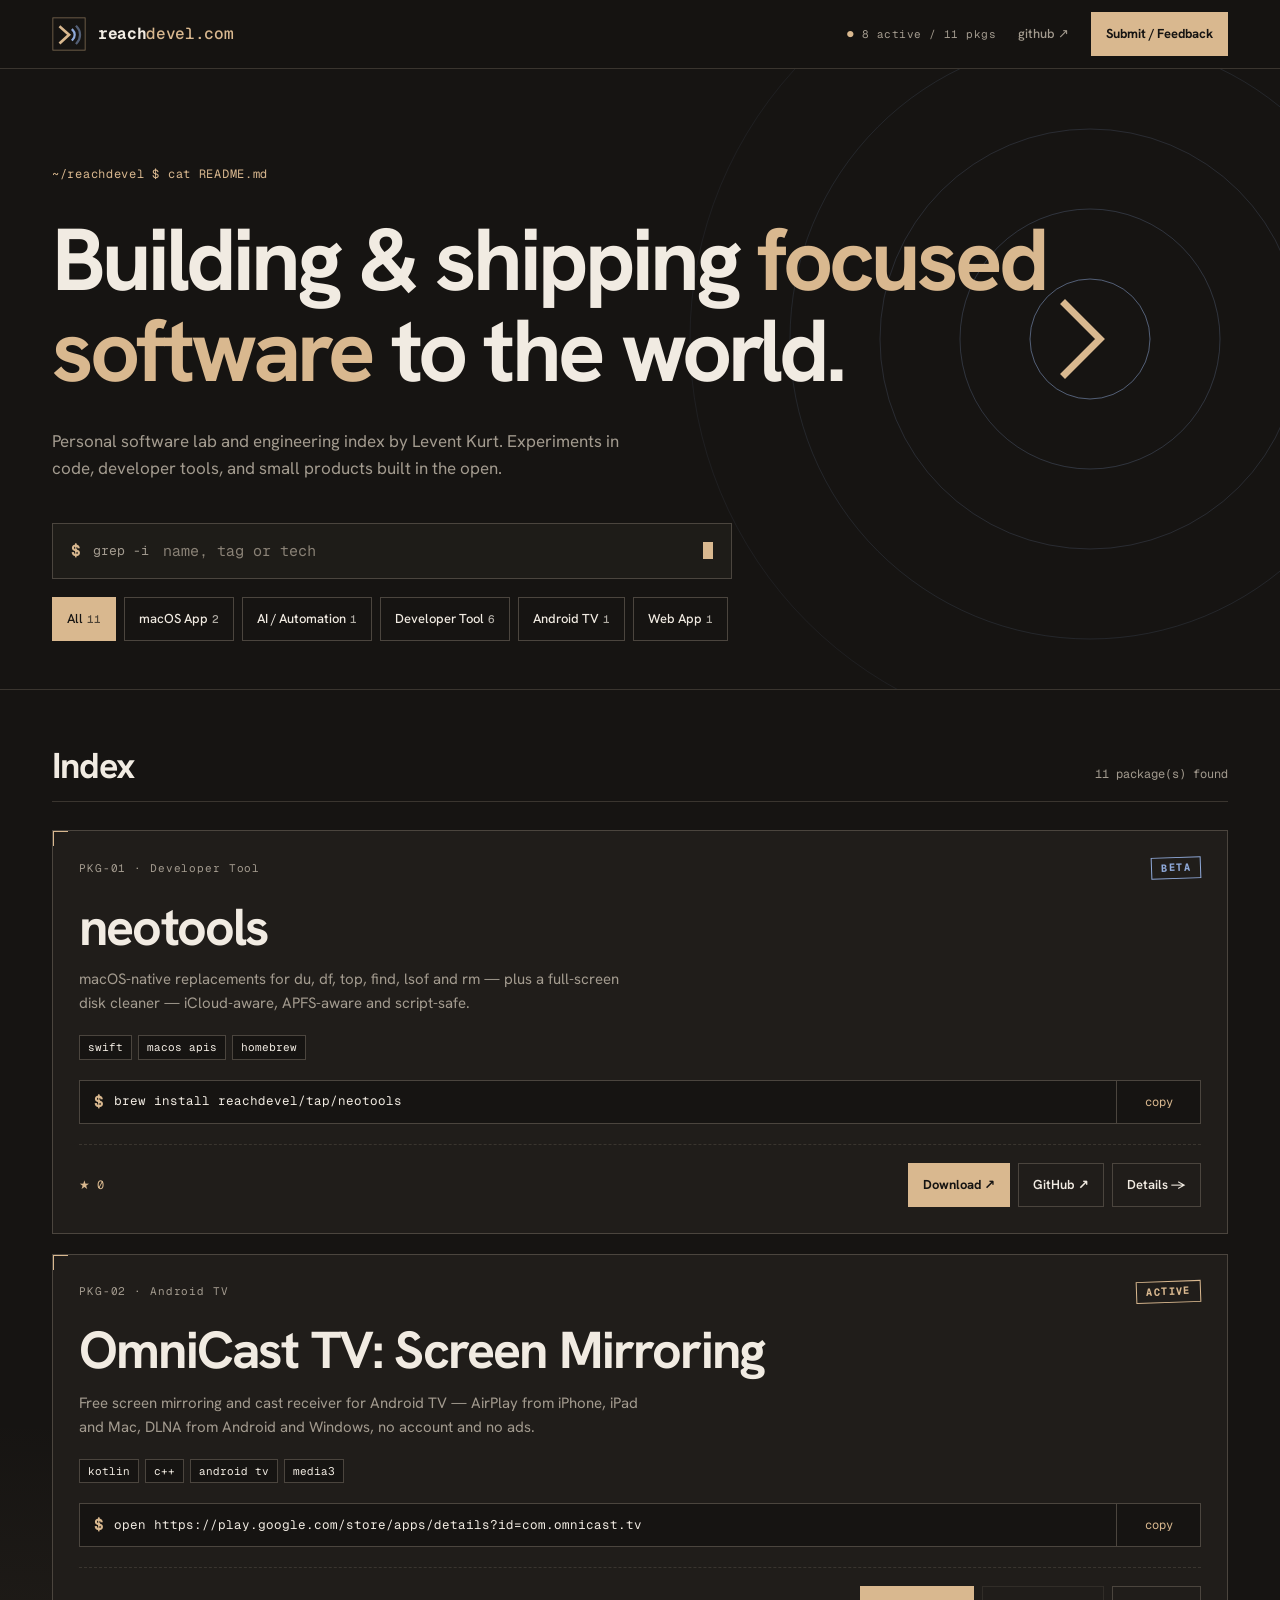
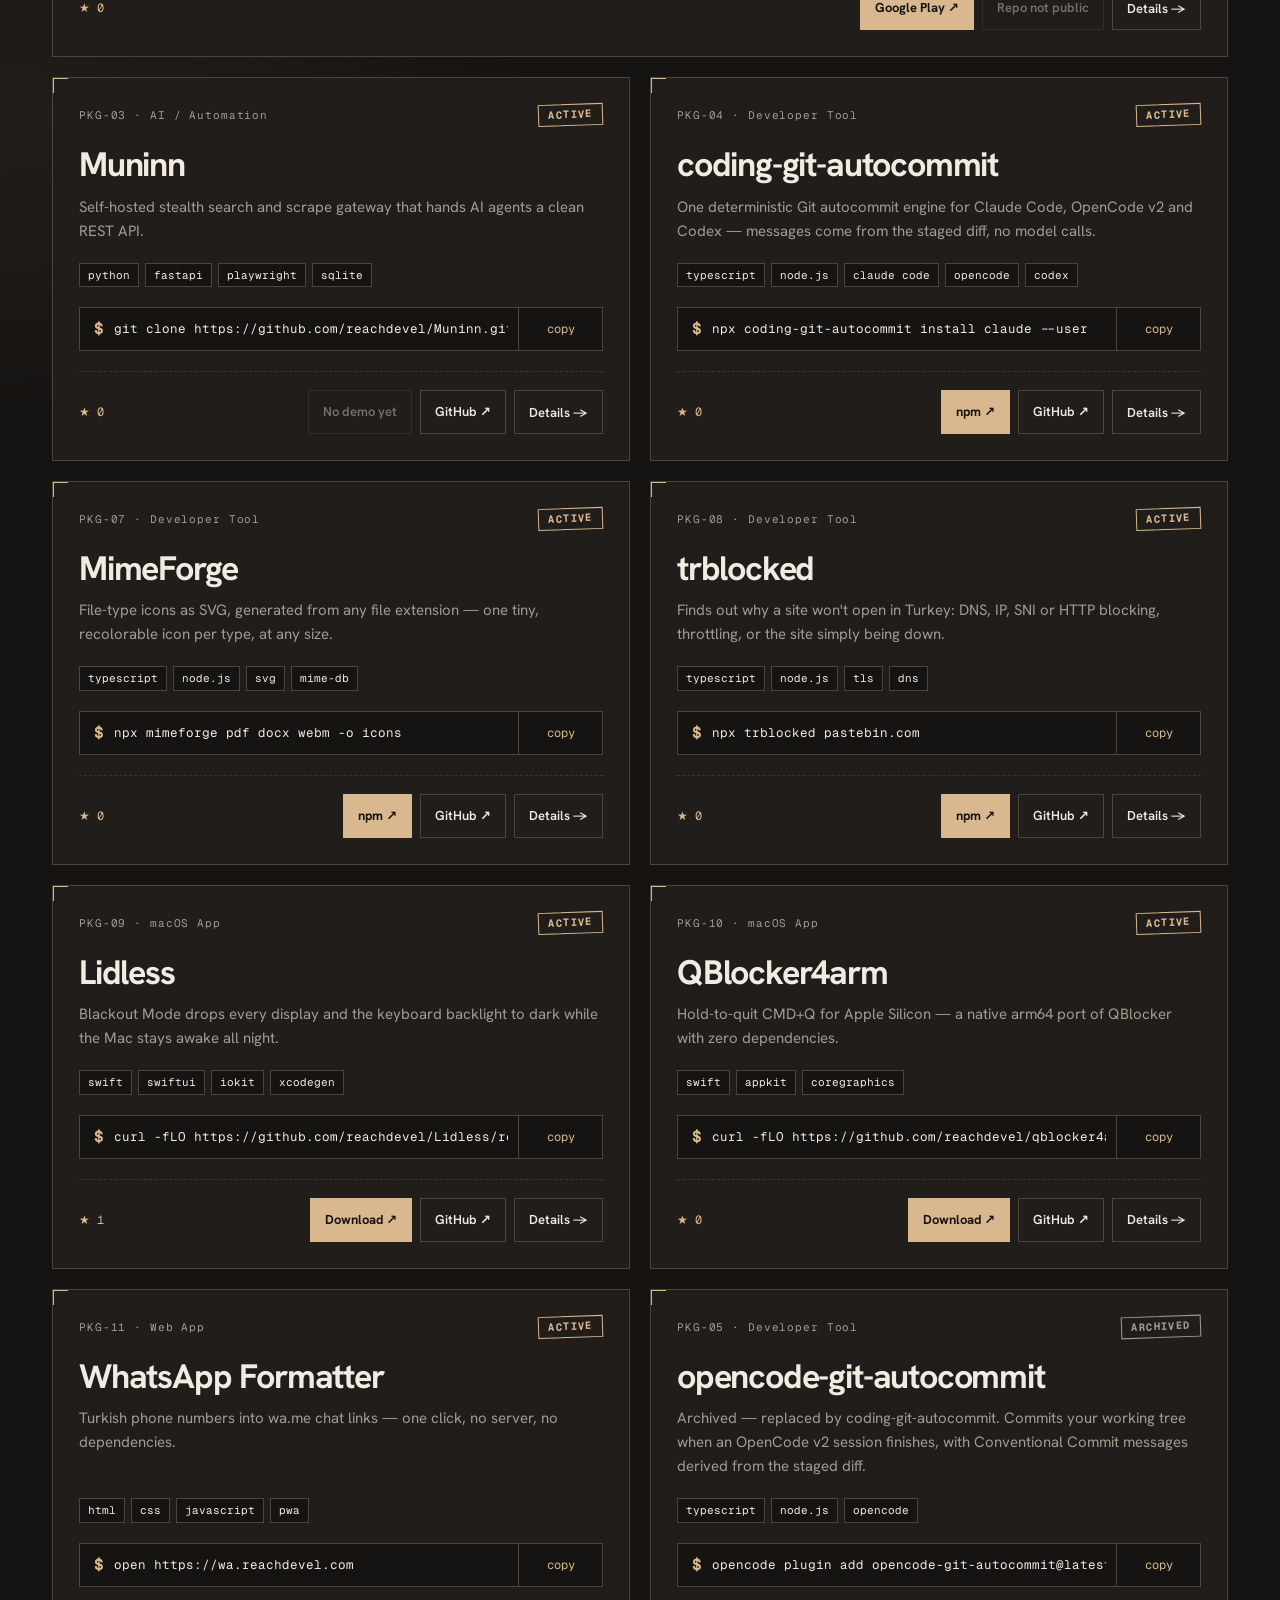
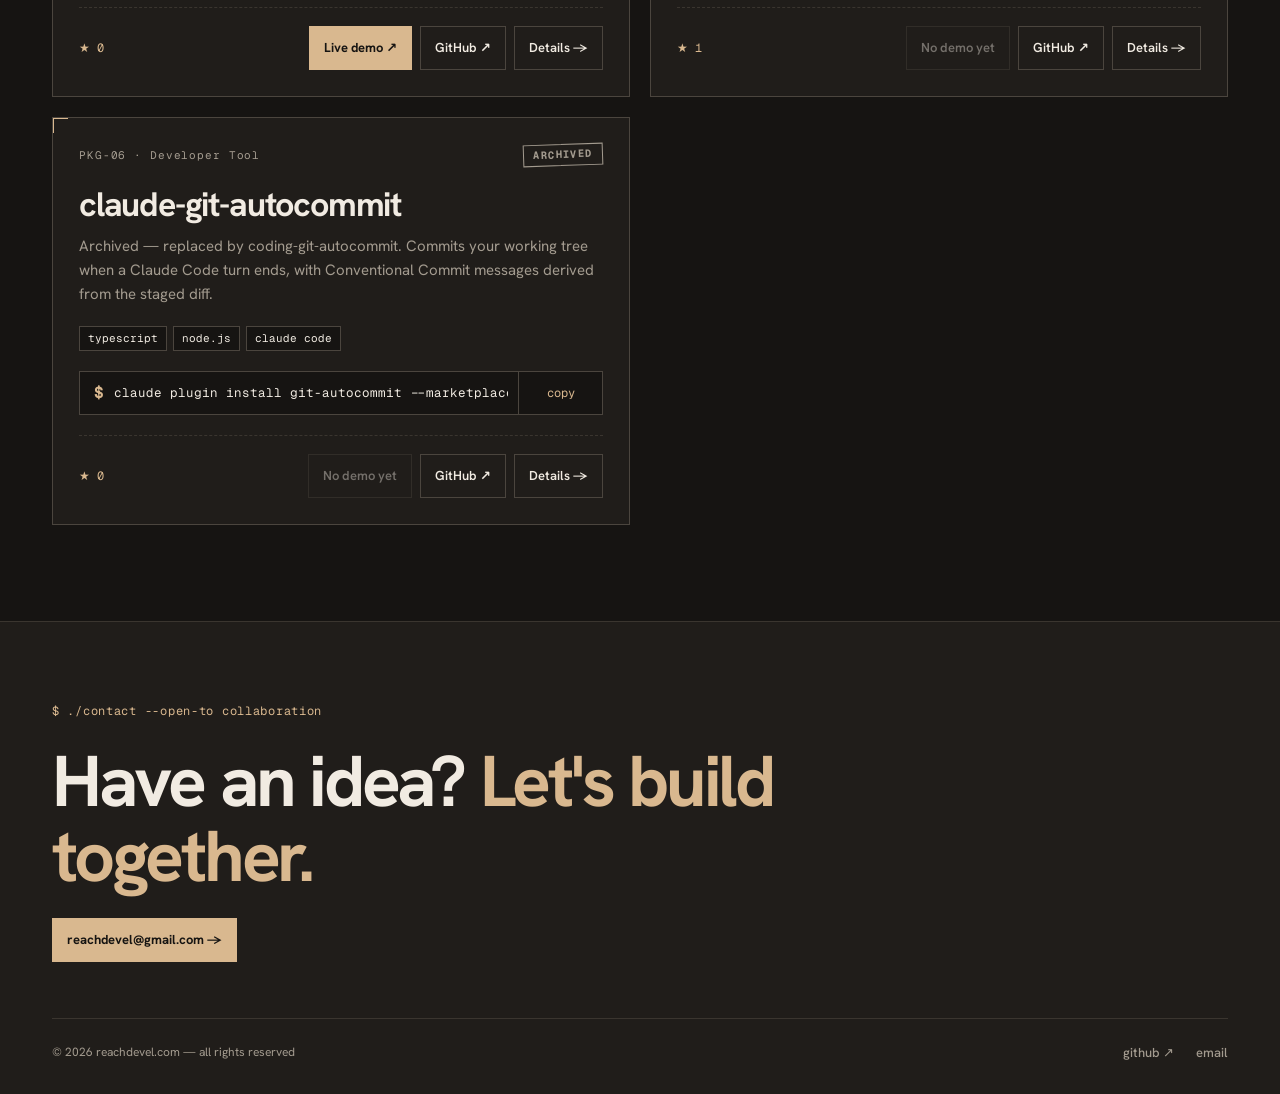
<file: site/index.html>
<!doctype html>
<html lang="en">
<head>
<meta charset="utf-8">
<meta name="viewport" content="width=device-width, initial-scale=1">
<title>reachdevel.com — pet projects, shipped</title>
<meta name="description" content="Experiments in code, developer tools and small products, shipped under reachdevel.com.">
<link rel="canonical" href="https://reachdevel.com/">
<link rel="preconnect" href="https://fonts.googleapis.com">
<link rel="preconnect" href="https://fonts.gstatic.com" crossorigin>
<link rel="stylesheet" href="https://fonts.googleapis.com/css2?family=Hanken+Grotesk:wght@400;500;600;700;800&family=Geist+Mono:wght@400;500;600;700&display=swap">
<link rel="icon" href="icon.svg" type="image/svg+xml">
<link rel="icon" href="icon-256.png" sizes="256x256" type="image/png">
<link rel="apple-touch-icon" href="icon-256.png">
<link rel="stylesheet" href="styles.css">
</head>
<body>

<header class="site-header">
  <div class="wrap header-in">
    <a href="#top" class="brand" aria-label="reachdevel.com home">
      <svg width="34" height="34" viewBox="0 0 40 40" fill="none" aria-hidden="true">
        <rect x="1" y="1" width="38" height="38" fill="#161412" stroke="#D9B88F" stroke-opacity=".5"/>
        <path d="M10 12 20 21 10 30" stroke="#D9B88F" stroke-width="3.2" stroke-linecap="square"/>
        <path d="M24.2 15.2A8 8 0 0 1 24.2 26.8" stroke="#8FA9D9" stroke-width="2.6" stroke-linecap="square"/>
        <path d="M29 11.2A14 14 0 0 1 29 30.8" stroke="#8FA9D9" stroke-width="2.6" stroke-linecap="square" opacity=".5"/>
      </svg>
      <span class="wordmark"><b>reach</b><span>devel.com</span></span>
    </a>
    <nav class="header-nav" aria-label="Primary">
      <span class="stat mono hide-sm" id="stat"></span>
      <a class="nav-a hide-sm" id="gh-link" href="#" target="_blank" rel="noopener">github ↗</a>
      <a class="btn btn-primary" id="feedback-link" href="#">Submit / Feedback</a>
    </nav>
  </div>
</header>

<main id="top">
  <section class="hero">
    <svg class="rings" aria-hidden="true" viewBox="0 0 900 900">
      <g fill="none" stroke="#8FA9D9">
        <circle cx="450" cy="450" r="60" stroke-opacity=".5"/>
        <circle cx="450" cy="450" r="130" stroke-opacity=".22"/>
        <circle cx="450" cy="450" r="210" stroke-opacity=".16"/>
        <circle cx="450" cy="450" r="300" stroke-opacity=".12"/>
        <circle cx="450" cy="450" r="400" stroke-opacity=".08"/>
        <circle class="ring" cx="450" cy="450" r="440" stroke="#D9B88F" stroke-width="2" style="animation-delay:0s"/>
        <circle class="ring" cx="450" cy="450" r="440" stroke="#D9B88F" stroke-width="2" style="animation-delay:2.3s"/>
        <circle class="ring" cx="450" cy="450" r="440" stroke="#D9B88F" stroke-width="2" style="animation-delay:4.6s"/>
      </g>
      <path d="M425 415 460 450 425 485" fill="none" stroke="#D9B88F" stroke-width="7" stroke-linecap="square"/>
    </svg>
    <div class="wrap hero-in">
      <span class="mono hero-cmd rise" style="animation-delay:.05s">~/reachdevel $ cat README.md</span>
      <h1 class="rise" style="animation-delay:.2s">Building &amp; shipping <em>focused software</em> to the world.</h1>
      <p class="hero-sub rise" style="animation-delay:.4s">Personal software lab and engineering index by Levent Kurt. Experiments in code, developer tools, and small products built in the open.</p>
      <div class="controls rise" style="animation-delay:.55s">
        <div class="sbox">
          <label for="q" class="sr-only">Search projects</label>
          <span class="mono prompt">$</span>
          <span class="mono grep">grep -i</span>
          <input id="q" class="search" type="search" placeholder="name, tag or tech" autocomplete="off">
          <span class="caret" aria-hidden="true"></span>
        </div>
        <div role="tablist" aria-label="Filter by category" class="tabs" id="tabs"></div>
      </div>
    </div>
  </section>

  <section class="wrap projects" aria-labelledby="idx">
    <div class="projects-head">
      <h2 id="idx">Index</h2>
      <span class="mono count" id="count" aria-live="polite"></span>
    </div>
    <div class="grid" id="grid"></div>
    <div class="empty" id="empty" hidden>
      <span class="empty-title">No matching packages.</span>
      <span class="mono dim">E: unable to locate package</span>
      <button class="btn" id="reset" type="button">reset filters</button>
    </div>
  </section>
</main>

<footer class="site-footer">
  <div class="wrap footer-in">
    <div class="cta">
      <span class="mono cta-cmd">$ ./contact --open-to collaboration</span>
      <h2>Have an idea? <em>Let's build together.</em></h2>
      <div><a class="btn btn-primary" id="cta-mail" href="#"></a></div>
    </div>
    <div class="footer-bar">
      <div class="credits">
        <span id="copy-line"></span>
      </div>
      <div class="footer-links">
        <a class="nav-a" id="gh-link-2" href="#" target="_blank" rel="noopener">github ↗</a>
        <a class="nav-a" id="mail-link-2" href="#">email</a>
      </div>
    </div>
  </div>
</footer>

<div class="modal-back" id="modal" hidden>
  <div class="modal" role="dialog" aria-modal="true" aria-labelledby="m-title" id="modal-box"></div>
</div>

<script src="app.js?v=a354dfe"></script>
</body>
</html>
</file>
<file: site/styles.css>
/* reachdevel.com — Dune theme */
:root{
  --ink:#161412;      /* page */
  --ink2:#201D1A;     /* card */
  --ink3:#2A2622;     /* card hover */
  --line:#3A352F;     /* inner dividers */
  --edge:#4B453E;     /* borders */
  --bone:#F1EBE2;     /* text */
  --dim:#A39B8F;      /* muted text */
  --primary:#D9B88F;  /* sand gold */
  --secondary:#8FA9D9;/* dusty blue */
  --accent:#E0705A;   /* terracotta */
  --sans:'Hanken Grotesk',system-ui,sans-serif;
  --mono:'Geist Mono',ui-monospace,monospace;
}
*{box-sizing:border-box}
html{scroll-behavior:smooth}
body{margin:0;background:radial-gradient(1200px 600px at 85% -10%,rgba(143,169,217,.07),transparent 60%),radial-gradient(900px 500px at 0% 40%,rgba(217,184,143,.06),transparent 60%),var(--ink);color:var(--bone);font-family:var(--sans);font-size:16px;line-height:1.5;-webkit-font-smoothing:antialiased}
a{color:var(--primary);text-decoration:none}
button{font-family:inherit}
::selection{background:var(--primary);color:var(--ink)}
h1,h2,h3,p{margin:0}
em{font-style:normal}
.mono{font-family:var(--mono)}
.dim{color:var(--dim)}
.wrap{max-width:1240px;margin:0 auto;padding:0 32px}
.sr-only{position:absolute;width:1px;height:1px;overflow:hidden;clip:rect(0 0 0 0)}
:focus-visible{outline:2px solid var(--primary);outline-offset:2px}

/* motion */
@keyframes rise{from{opacity:0;transform:translateY(22px)}to{opacity:1;transform:none}}
@keyframes ping{0%{opacity:0;transform:scale(.55)}25%{opacity:.55}100%{opacity:0;transform:scale(1.12)}}
@keyframes blink{50%{opacity:0}}
.rise{opacity:0;animation:rise .8s cubic-bezier(.2,.7,.2,1) forwards}
.ring{transform-box:fill-box;transform-origin:center;opacity:0;animation:ping 7s cubic-bezier(.2,.6,.3,1) infinite}
.caret{display:inline-block;width:.6em;height:1.1em;background:var(--primary);animation:blink 1.1s steps(1) infinite}
@media (prefers-reduced-motion:reduce){.rise{animation:none;opacity:1}.ring{animation:none;opacity:.2}.caret{animation:none}html{scroll-behavior:auto}}

/* buttons */
.btn{display:inline-flex;align-items:center;justify-content:center;gap:8px;min-height:44px;padding:0 14px;border:1px solid var(--edge);background:transparent;color:var(--bone);font-family:var(--sans);font-weight:600;font-size:13px;cursor:pointer;transition:background .15s,color .15s,border-color .15s}
.btn:hover{background:var(--primary);color:var(--ink);border-color:var(--primary)}
.btn-primary{background:var(--primary);color:var(--ink);border-color:var(--primary);font-weight:700}
.btn-primary:hover{background:var(--bone);border-color:var(--bone)}
.btn-off{opacity:.4;cursor:not-allowed}
.btn-off:hover{background:transparent;color:var(--bone);border-color:var(--edge)}
.nav-a{color:var(--dim);font-weight:500;font-size:13px}
.nav-a:hover{color:var(--bone)}

/* header */
.site-header{position:sticky;top:0;z-index:20;background:rgba(22,20,18,.92);backdrop-filter:blur(10px);border-bottom:1px solid var(--line)}
.header-in{height:68px;display:flex;align-items:center;justify-content:space-between;gap:16px}
.brand{display:flex;align-items:center;gap:12px;color:var(--bone)}
.wordmark{display:inline-flex;align-items:baseline;white-space:nowrap;font-family:var(--mono);font-size:16px;letter-spacing:-.02em}
.wordmark b{font-weight:700}
.wordmark span{color:var(--primary);font-weight:500}
.header-nav{display:flex;align-items:center;gap:22px}
.stat{font-size:11px;color:var(--dim);letter-spacing:.04em}
.stat i{color:var(--primary);font-style:normal}

/* hero */
.hero{position:relative;overflow:hidden;border-bottom:1px solid var(--line)}
.rings{position:absolute;right:-260px;top:-180px;width:900px;height:900px;pointer-events:none}
.hero-in{position:relative;padding-top:96px;padding-bottom:48px;display:flex;flex-direction:column;gap:32px}
.hero-cmd{font-size:12px;color:var(--primary);letter-spacing:.06em}
.hero h1{font-size:88px;line-height:1.03;letter-spacing:-.045em;font-weight:700;max-width:1000px}
.hero h1 em,.cta h2 em{color:var(--primary)}
.hero-sub{max-width:580px;font-size:17px;line-height:1.6;color:var(--dim)}
.controls{display:flex;flex-direction:column;gap:18px;margin-top:8px}
.sbox{display:flex;align-items:center;gap:12px;max-width:680px;height:56px;padding:0 18px;border:1px solid var(--edge);background:rgba(32,29,26,.9)}
.sbox:focus-within{border-color:var(--primary)}
.prompt{color:var(--primary);font-weight:700}
.grep{color:var(--dim);font-size:13px}
.search{flex:1;min-width:0;height:100%;background:transparent;border:0;color:var(--bone);font-family:var(--mono);font-size:15px}
.search:focus{outline:none}
.search::placeholder{color:#8A8276}
.tabs{display:flex;flex-wrap:wrap;gap:8px}
.tab{min-height:44px;padding:0 14px;font-family:var(--sans);font-weight:500;font-size:13px;cursor:pointer;border:1px solid var(--edge);background:transparent;color:var(--bone)}
.tab:hover{border-color:var(--primary)}
.tab[aria-selected="true"]{background:var(--primary);color:var(--ink);border-color:var(--primary)}
.tab .n{font-family:var(--mono);font-size:11px;opacity:.7;margin-left:4px}

/* projects */
.projects{padding-top:56px;padding-bottom:96px}
.projects-head{display:flex;align-items:baseline;justify-content:space-between;gap:16px;padding-bottom:16px;margin-bottom:28px;border-bottom:1px solid var(--line)}
.projects-head h2{font-size:36px;letter-spacing:-.03em;line-height:1.1}
.count{font-size:12px;color:var(--dim)}
.grid{display:grid;grid-template-columns:repeat(2,minmax(0,1fr));gap:20px}
.card{position:relative;overflow:hidden;display:flex;flex-direction:column;gap:20px;padding:26px;background:var(--ink2);border:1px solid var(--edge);cursor:pointer;transition:background .25s,border-color .25s;opacity:0;animation:rise .8s cubic-bezier(.2,.7,.2,1) forwards}
.card.wide{grid-column:span 2}
.card::before{content:'';position:absolute;top:-1px;left:-1px;width:14px;height:14px;border-top:2px solid var(--primary);border-left:2px solid var(--primary)}
.card::after{content:'';position:absolute;left:0;right:0;top:0;height:2px;background:linear-gradient(90deg,transparent,var(--primary),transparent);transform:translateX(-100%);transition:transform .7s}
.card:hover{background:var(--ink3);border-color:rgba(217,184,143,.55)}
.card:hover::after{transform:translateX(100%)}
.card:hover .ttl{color:var(--primary)}
.card-top{display:flex;align-items:center;justify-content:space-between;gap:12px}
.pkg{font-family:var(--mono);font-size:11px;color:var(--dim);letter-spacing:.08em}
.stamp{display:inline-block;transform:rotate(-2deg);border:1.5px solid currentColor;padding:2px 9px;font-family:var(--mono);font-size:10.5px;font-weight:700;letter-spacing:.14em;text-transform:uppercase}
.st-active{color:var(--primary)}
.st-beta{color:var(--secondary)}
.st-wip{color:var(--accent)}
.st-archived{color:var(--dim)}
.card-body{display:flex;flex-direction:column;gap:12px;flex-grow:1}
.ttl{font-size:34px;line-height:1.08;letter-spacing:-.035em;font-weight:700;transition:color .2s}
.card.wide .ttl{font-size:52px}
.tagline{max-width:560px;font-size:15px;line-height:1.6;color:var(--dim)}
.tags{display:flex;flex-wrap:wrap;gap:6px}
.tag{font-family:var(--mono);font-size:11px;padding:3px 8px;border:1px solid var(--edge);background:var(--ink)}
.cmd{display:flex;align-items:center;gap:10px;min-height:44px;padding:0 0 0 14px;border:1px solid var(--edge);background:var(--ink);cursor:default}
.cmd .p{font-family:var(--mono);font-weight:700;color:var(--primary)}
.cmd code{flex:1;min-width:0;overflow-x:auto;white-space:nowrap;font-family:var(--mono);font-size:12.5px;scrollbar-width:none}
.cmd code::-webkit-scrollbar{display:none}
.cmd button{align-self:stretch;min-width:84px;padding:0 14px;border:0;border-left:1px solid var(--edge);background:transparent;color:var(--primary);font-family:var(--mono);font-size:12px;cursor:pointer}
.cmd button:hover{background:var(--primary);color:var(--ink)}
.card-foot{display:flex;align-items:center;justify-content:space-between;gap:12px;flex-wrap:wrap;padding-top:18px;border-top:1px dashed var(--line)}
.stars{font-family:var(--mono);font-size:12px;color:var(--primary)}
.actions{display:flex;flex-wrap:wrap;gap:8px}

.empty{display:flex;flex-direction:column;align-items:center;gap:14px;padding:72px 24px;border:1px dashed var(--edge);text-align:center}
.empty[hidden]{display:none}
.empty-title{font-size:26px;font-weight:700;letter-spacing:-.03em;line-height:1.2}

/* footer */
.site-footer{border-top:1px solid var(--line);background:var(--ink2)}
.footer-in{padding-top:80px;padding-bottom:32px;display:flex;flex-direction:column;gap:56px}
.cta{display:flex;flex-direction:column;gap:24px}
.cta-cmd{font-size:12px;color:var(--primary);letter-spacing:.06em}
.cta h2{font-size:72px;line-height:1.04;letter-spacing:-.045em;font-weight:700;max-width:900px}
.footer-bar{display:flex;flex-wrap:wrap;align-items:center;justify-content:space-between;gap:16px;padding-top:24px;border-top:1px solid var(--line)}
.credits{display:flex;flex-direction:column;gap:6px;font-size:12px;color:var(--dim)}
.footer-links{display:flex;gap:22px}

/* modal (man page) */
.modal-back{position:fixed;inset:0;z-index:50;display:flex;align-items:flex-start;justify-content:center;padding:40px 16px;overflow:auto;background:rgba(10,9,8,.88);backdrop-filter:blur(5px)}
.modal-back[hidden]{display:none}
.modal{width:100%;max-width:780px;background:var(--ink2);border:1px solid var(--primary);box-shadow:0 0 0 6px rgba(217,184,143,.06),0 40px 100px -20px rgba(0,0,0,.9);animation:rise .35s cubic-bezier(.2,.7,.2,1) both}
.m-bar{display:flex;align-items:center;justify-content:space-between;gap:12px;padding:14px 22px;border-bottom:1px solid var(--line);font-family:var(--mono);font-size:11px;color:var(--dim);letter-spacing:.06em}
.m-x{width:44px;height:44px;margin:-8px -10px -8px 0;border:1px solid var(--edge);background:transparent;color:var(--bone);font-family:var(--mono);font-size:16px;cursor:pointer}
.m-x:hover{background:var(--primary);color:var(--ink)}
.m-body{padding:28px 22px 32px;display:flex;flex-direction:column;gap:28px}
.m-head{display:flex;flex-direction:column;gap:14px}
.m-head .row{display:flex;align-items:center;gap:12px;flex-wrap:wrap}
.m-head h2{font-size:48px;line-height:1.05;letter-spacing:-.04em;font-weight:700}
.m-sec{display:flex;flex-direction:column;gap:8px}
.m-sec h3{font-family:var(--mono);font-size:12px;font-weight:700;letter-spacing:.1em}
.m-sec .ind{margin-left:24px}
.m-sec p.ind{font-size:15px;line-height:1.75;color:#CFC6B6}
.m-sec p.name{color:var(--bone);line-height:1.7}
.m-sec pre{margin:0 0 0 24px;padding:14px 16px;background:var(--ink);border-left:2px solid var(--primary);font-family:var(--mono);font-size:12px;line-height:1.8;color:var(--primary);white-space:pre-wrap;overflow:auto}
.m-sec .cmd{margin-left:24px;margin-bottom:8px}
.m-sec dl{margin:0 0 0 24px;display:grid;grid-template-columns:140px 1fr;gap:6px 16px;font-family:var(--mono);font-size:12.5px}
.m-sec dt{color:var(--dim)}
.m-sec dd{margin:0}
.m-links{display:flex;flex-wrap:wrap;gap:8px;margin-left:24px}

/* responsive */
@media (max-width:760px){
  .wrap{padding:0 16px}
  .grid{grid-template-columns:1fr}
  .card.wide{grid-column:span 1}
  .hero h1{font-size:40px}
  .hero-in{padding-top:56px}
  .ttl,.card.wide .ttl{font-size:28px}
  .card.wide .ttl{font-size:34px}
  .cta h2{font-size:36px}
  .m-head h2{font-size:34px}
  .m-sec dl{grid-template-columns:100px 1fr}
  .hide-sm{display:none !important}
}
</file>
